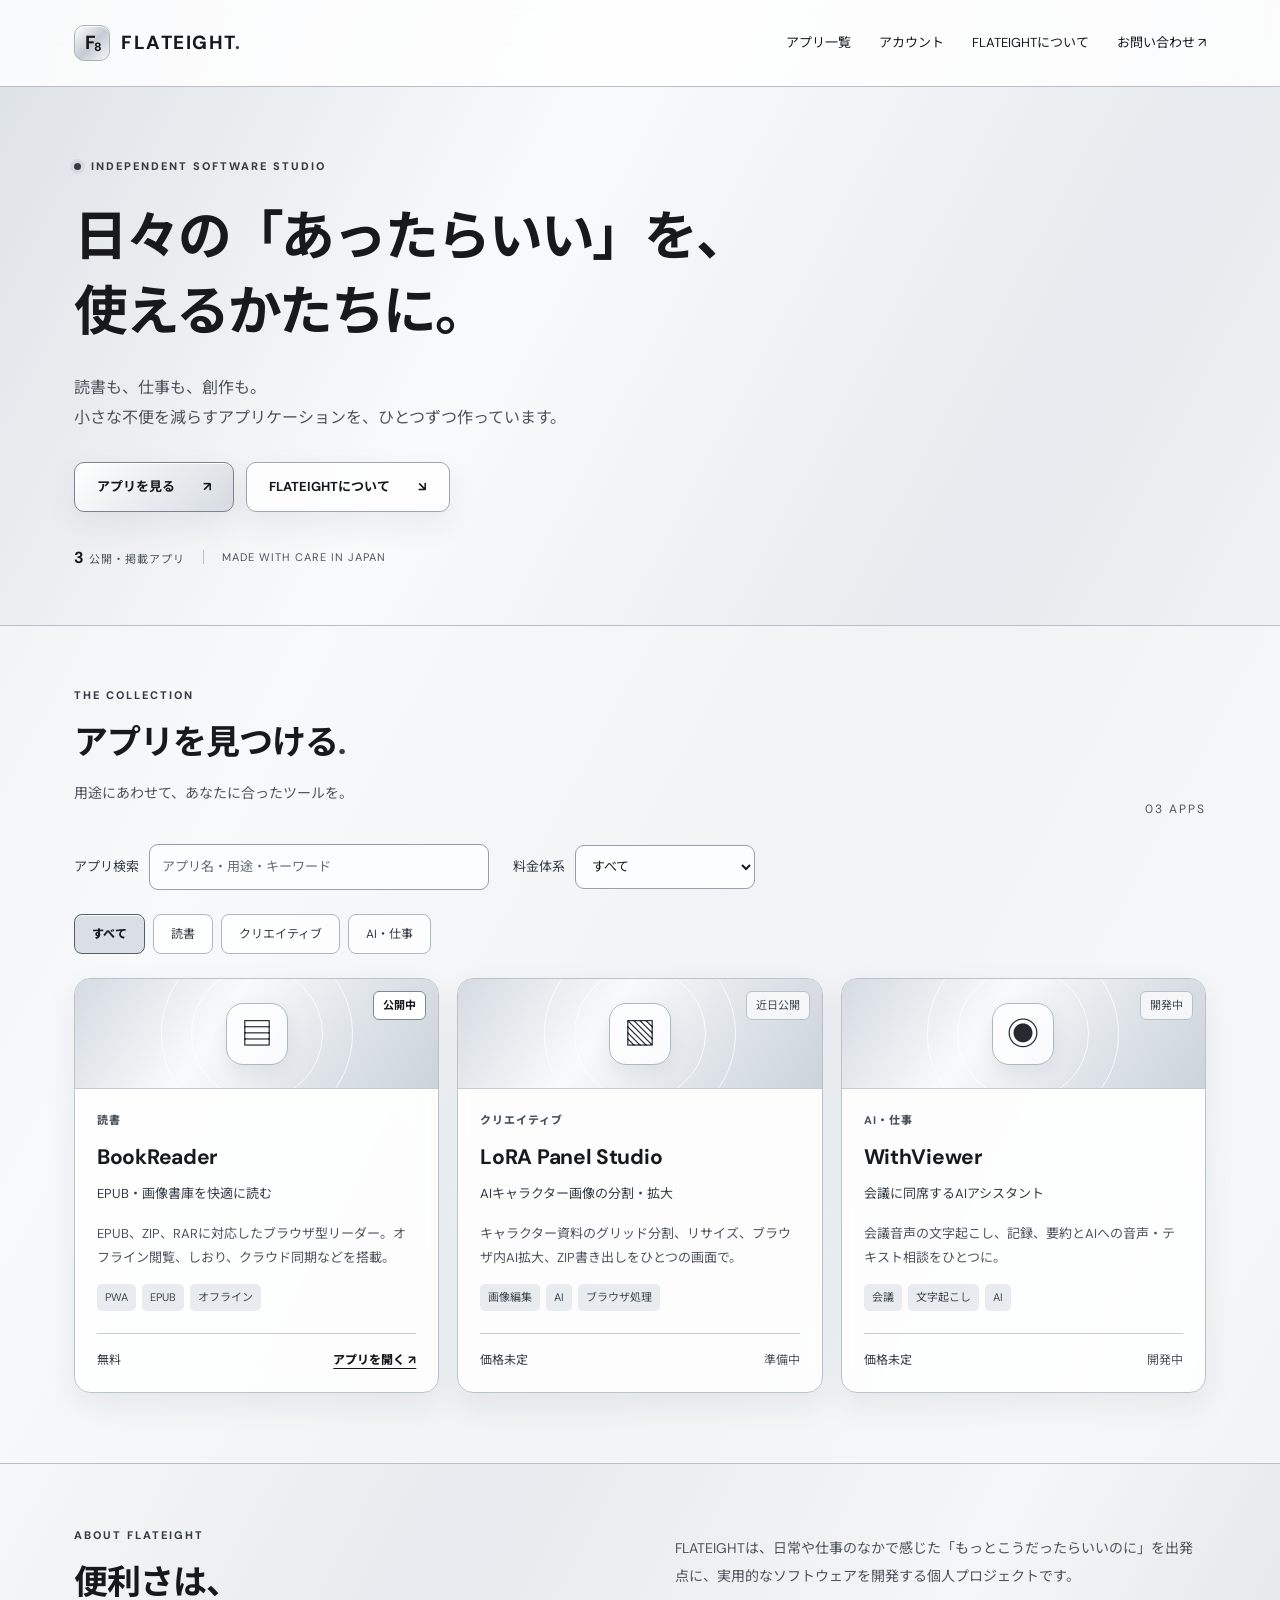
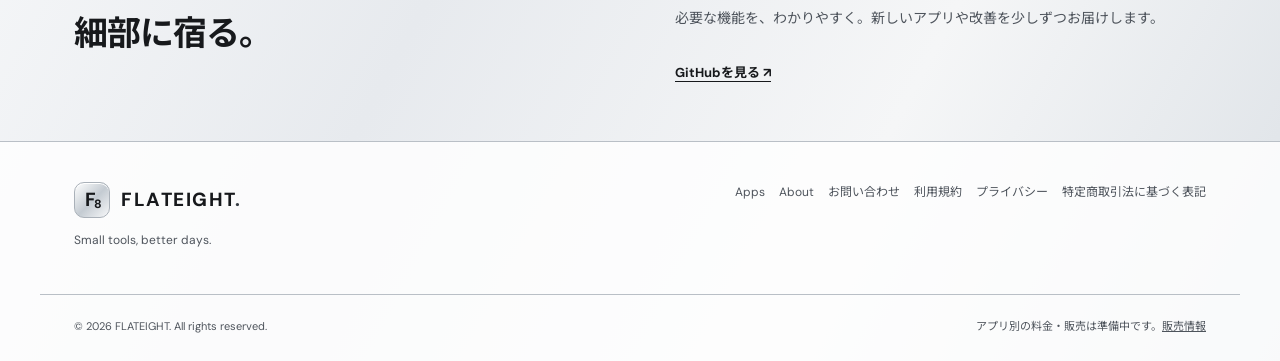
<file: public/index.html>
<!doctype html>
<html lang="ja"><head><meta charset="utf-8"><meta name="viewport" content="width=device-width, initial-scale=1"><meta name="theme-color" content="#e9ecef"><meta name="description" content="FLATEIGHTのアプリとツール。読書、AI、クリエイティブ、仕事を少し便利に。"><title>FLATEIGHT — Small tools, better days.</title><link rel="stylesheet" href="./style.css"><script src="./app.js" defer></script><link rel="stylesheet" href="./market.css"></head>
<body><div class="ambient ambient-a"></div><div class="ambient ambient-b"></div>
<header class="site-header"><div class="container header-inner"><a class="brand" href="./" aria-label="FLATEIGHT ホーム"><span class="brand-mark">F<span>8</span></span><span>FLATEIGHT<span class="brand-dot">.</span></span></a><nav aria-label="メインナビ"><a href="#apps">アプリ一覧</a><a href="./account.html">アカウント</a><a href="#about">FLATEIGHTについて</a><a href="mailto:support@flateight.jp" id="contact-link">お問い合わせ ↗</a></nav></div></header>
<main><section class="hero container"><div class="hero-copy"><span class="eyebrow"><span class="status-pulse"></span> INDEPENDENT SOFTWARE STUDIO</span><h1>日々の「あったらいい」を、<br><span class="gradient-text">使えるかたちに。</span></h1><p>読書も、仕事も、創作も。<br>小さな不便を減らすアプリケーションを、ひとつずつ作っています。</p><div class="hero-actions"><a class="btn btn-primary" href="#apps">アプリを見る <span>↗</span></a><a class="btn btn-ghost" href="#about">FLATEIGHTについて <span>↘</span></a></div><div class="hero-meta"><span><strong id="visible-count">—</strong> 公開・掲載アプリ</span><i></i><span>MADE WITH CARE IN JAPAN</span></div></div><div class="hero-art" aria-hidden="true"><div class="art-frame"><div class="art-grid"></div><div class="orbit orbit-1"></div><div class="orbit orbit-2"></div><div class="art-center">F<span>8</span></div><div class="floating-card card-a"><span class="mini-icon">✦</span><span>CREATE<br><b>Something new</b></span></div><div class="floating-card card-b"><span class="mini-icon">▤</span><span>EXPLORE<br><b>Useful tools</b></span></div><div class="spark s1">✦</div><div class="spark s2">✧</div></div></div></section>
<section class="apps-section" id="apps"><div class="container"><div class="section-head"><div><span class="section-kicker">THE COLLECTION</span><h2>アプリを見つける<span class="accent">.</span></h2><p>用途にあわせて、あなたに合ったツールを。</p></div><span class="section-counter" id="app-total">— APPS</span></div><div class="catalog-controls"><label class="catalog-search-label" for="app-search">アプリ検索 <input id="app-search" type="search" placeholder="アプリ名・用途・キーワード" autocomplete="off"></label><label class="catalog-search-label" for="billing-filter">料金体系 <select id="billing-filter"><option value="all">すべて</option><option value="free">無料</option><option value="one_time">買い切り</option><option value="subscription">サブスク</option><option value="undecided">価格未定</option></select></label></div><div class="filters" id="filters" role="group" aria-label="カテゴリで絞り込む"><button class="filter active" type="button" data-category="すべて" aria-pressed="true">すべて</button></div><div class="app-grid" id="app-grid" aria-live="polite"><p class="loading">アプリを読み込んでいます…</p></div><p class="empty" id="empty" hidden>該当するアプリはありません。</p></div></section>
<section class="about-section" id="about"><div class="container about-layout"><div><span class="section-kicker">ABOUT FLATEIGHT</span><h2>便利さは、<br><span class="gradient-text">細部に宿る。</span></h2></div><div class="about-content"><p>FLATEIGHTは、日常や仕事のなかで感じた「もっとこうだったらいいのに」を出発点に、実用的なソフトウェアを開発する個人プロジェクトです。</p><p>必要な機能を、わかりやすく。新しいアプリや改善を少しずつお届けします。</p><a href="https://github.com/takahiyo" target="_blank" rel="noopener noreferrer" class="text-link">GitHubを見る <span>↗</span></a></div></div></section></main>
<footer class="footer"><div class="container footer-top"><div><a class="brand" href="./"><span class="brand-mark">F<span>8</span></span><span>FLATEIGHT<span class="brand-dot">.</span></span></a><p>Small tools, better days.</p></div><div class="footer-nav"><a href="#apps">Apps</a><a href="#about">About</a><a href="mailto:support@flateight.jp">お問い合わせ</a><a href="./terms.html">利用規約</a><a href="./privacy.html">プライバシー</a><a href="./commerce.html">特定商取引法に基づく表記</a></div></div><div class="container footer-bottom"><span>© <span id="year"></span> FLATEIGHT. All rights reserved.</span><span class="legal-note">アプリ別の料金・販売は準備中です。<a href="./commerce.html">販売情報</a></span></div></footer>
</body></html>
</file>
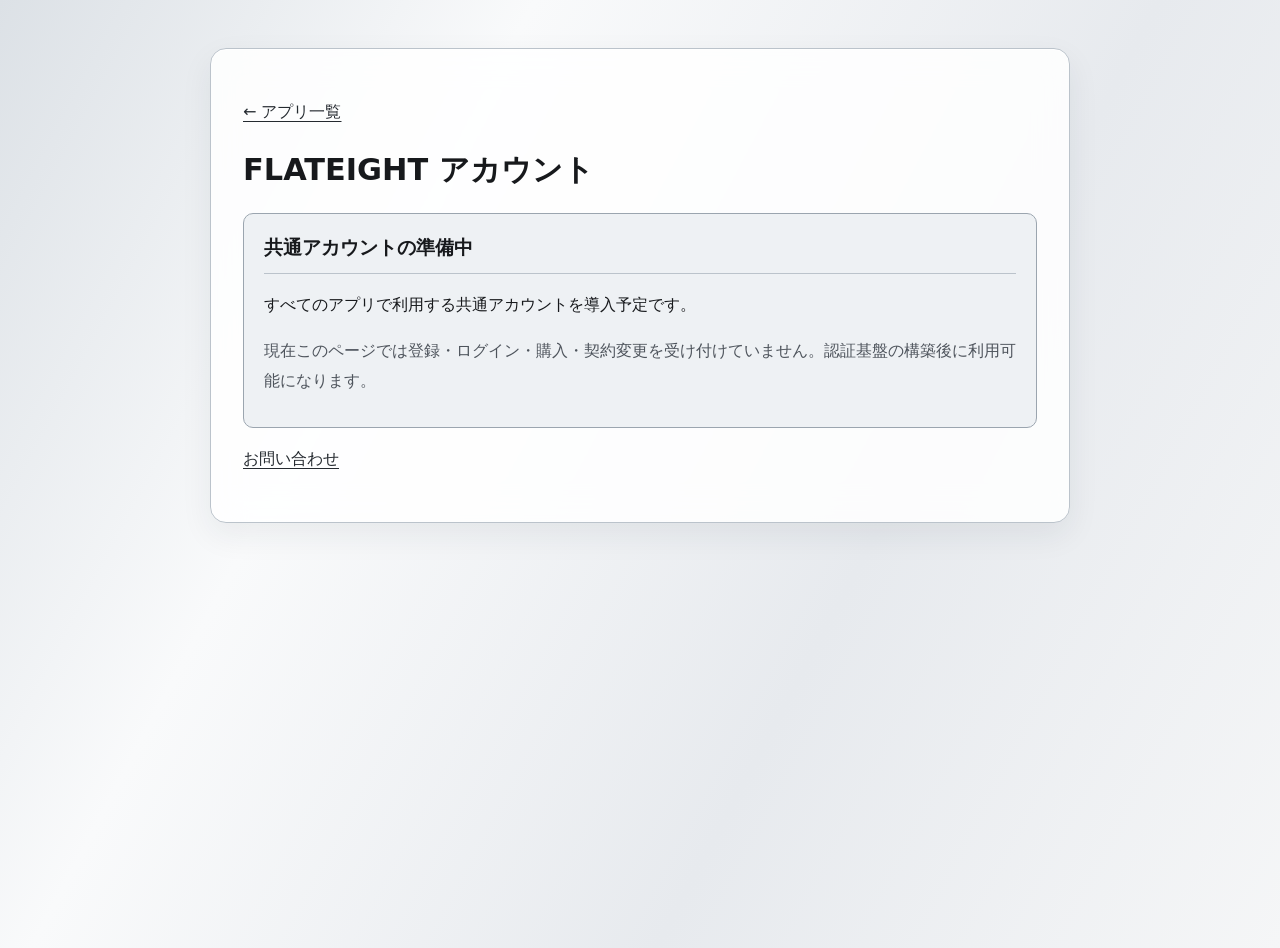
<file: public/account.html>
<!doctype html><html lang="ja"><head><meta charset="utf-8"><meta name="viewport" content="width=device-width,initial-scale=1"><meta name="robots" content="noindex"><title>共通アカウント | FLATEIGHT</title><link rel="stylesheet" href="./document.css"></head><body><main><p><a href="./">← アプリ一覧</a></p><h1>FLATEIGHT アカウント</h1><div class="box"><h2>共通アカウントの準備中</h2><p>すべてのアプリで利用する共通アカウントを導入予定です。</p><p class="muted">現在このページでは登録・ログイン・購入・契約変更を受け付けていません。認証基盤の構築後に利用可能になります。</p></div><p><a href="mailto:support@flateight.jp">お問い合わせ</a></p></main></body></html>
</file>
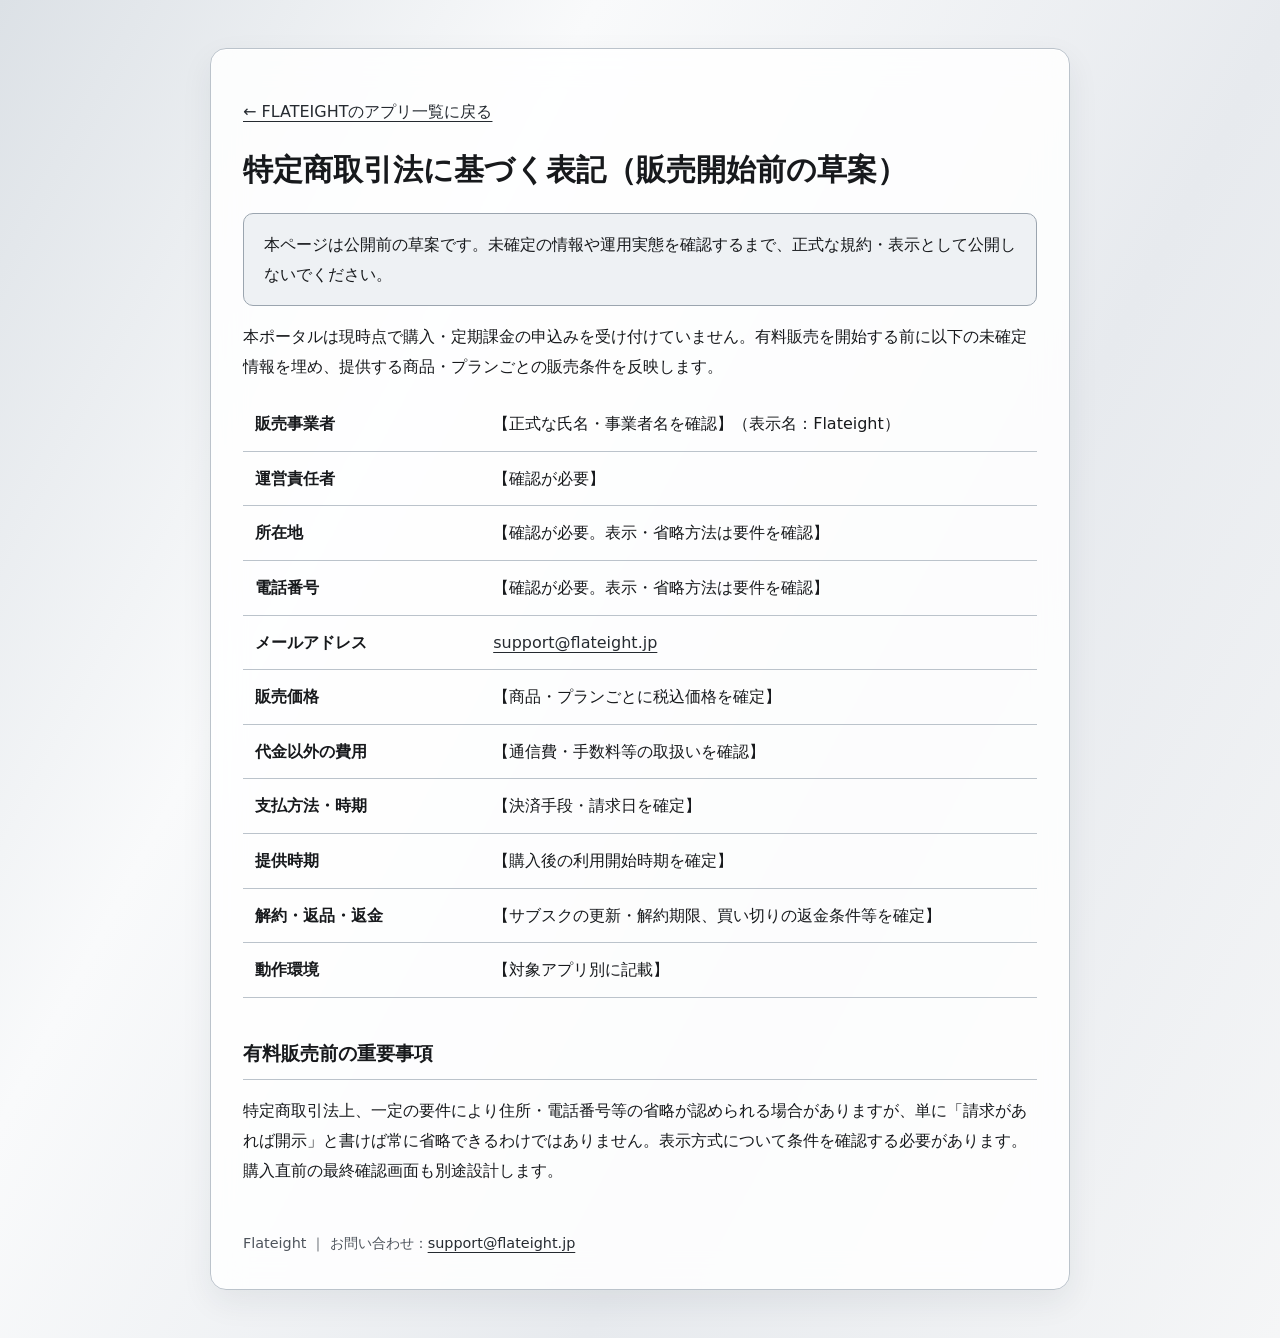
<file: public/commerce.html>
<!doctype html><html lang="ja"><head><meta charset="utf-8"><meta name="viewport" content="width=device-width,initial-scale=1"><meta name="robots" content="noindex,nofollow"><title>特定商取引法に基づく表記（販売開始前の草案） | FLATEIGHT</title><link rel="stylesheet" href="./document.css"></head><body><main><p><a href="./">← FLATEIGHTのアプリ一覧に戻る</a></p><h1>特定商取引法に基づく表記（販売開始前の草案）</h1><p class="notice">本ページは公開前の草案です。未確定の情報や運用実態を確認するまで、正式な規約・表示として公開しないでください。</p><p>本ポータルは現時点で購入・定期課金の申込みを受け付けていません。有料販売を開始する前に以下の未確定情報を埋め、提供する商品・プランごとの販売条件を反映します。</p>
<table class="data"><tr><th>販売事業者</th><td>【正式な氏名・事業者名を確認】（表示名：Flateight）</td></tr>
<tr><th>運営責任者</th><td>【確認が必要】</td></tr>
<tr><th>所在地</th><td>【確認が必要。表示・省略方法は要件を確認】</td></tr>
<tr><th>電話番号</th><td>【確認が必要。表示・省略方法は要件を確認】</td></tr>
<tr><th>メールアドレス</th><td><a href="mailto:support@flateight.jp">support@flateight.jp</a></td></tr>
<tr><th>販売価格</th><td>【商品・プランごとに税込価格を確定】</td></tr>
<tr><th>代金以外の費用</th><td>【通信費・手数料等の取扱いを確認】</td></tr>
<tr><th>支払方法・時期</th><td>【決済手段・請求日を確定】</td></tr>
<tr><th>提供時期</th><td>【購入後の利用開始時期を確定】</td></tr>
<tr><th>解約・返品・返金</th><td>【サブスクの更新・解約期限、買い切りの返金条件等を確定】</td></tr>
<tr><th>動作環境</th><td>【対象アプリ別に記載】</td></tr></table>
<h2>有料販売前の重要事項</h2><p>特定商取引法上、一定の要件により住所・電話番号等の省略が認められる場合がありますが、単に「請求があれば開示」と書けば常に省略できるわけではありません。表示方式について条件を確認する必要があります。購入直前の最終確認画面も別途設計します。</p><footer>Flateight ｜ お問い合わせ：<a href="mailto:support@flateight.jp">support@flateight.jp</a></footer></main></body></html>
</file>
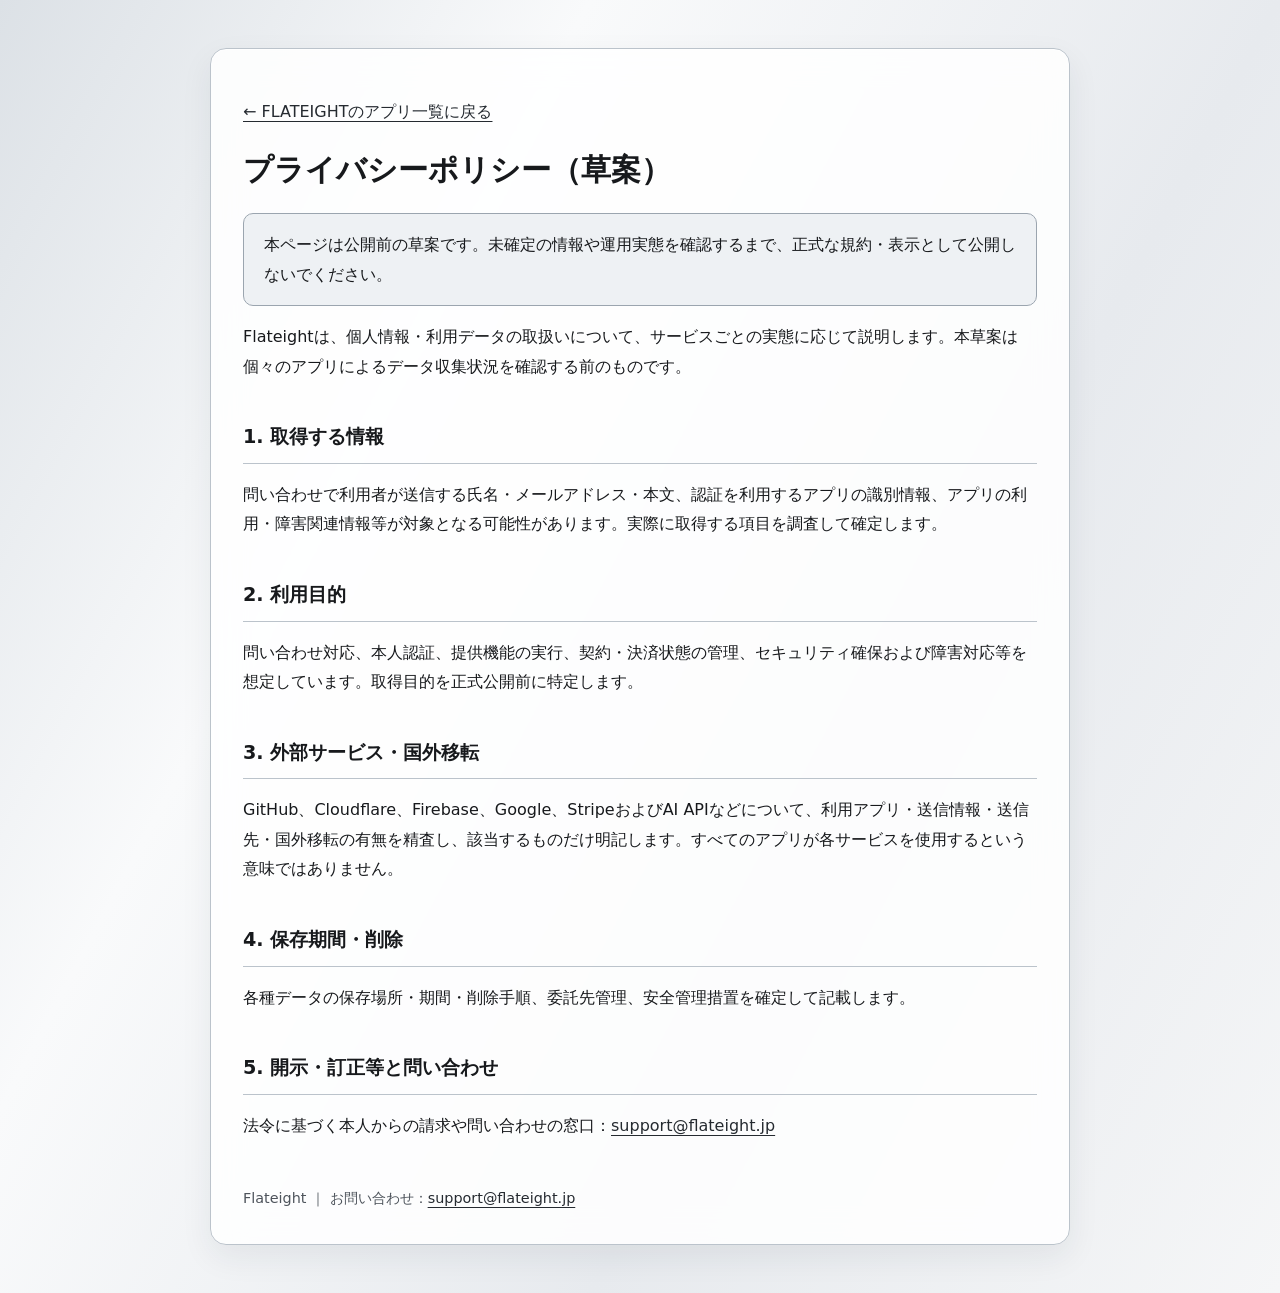
<file: public/privacy.html>
<!doctype html><html lang="ja"><head><meta charset="utf-8"><meta name="viewport" content="width=device-width,initial-scale=1"><meta name="robots" content="noindex,nofollow"><title>プライバシーポリシー（草案） | FLATEIGHT</title><link rel="stylesheet" href="./document.css"></head><body><main><p><a href="./">← FLATEIGHTのアプリ一覧に戻る</a></p><h1>プライバシーポリシー（草案）</h1><p class="notice">本ページは公開前の草案です。未確定の情報や運用実態を確認するまで、正式な規約・表示として公開しないでください。</p><p>Flateightは、個人情報・利用データの取扱いについて、サービスごとの実態に応じて説明します。本草案は個々のアプリによるデータ収集状況を確認する前のものです。</p>
<h2>1. 取得する情報</h2><p>問い合わせで利用者が送信する氏名・メールアドレス・本文、認証を利用するアプリの識別情報、アプリの利用・障害関連情報等が対象となる可能性があります。実際に取得する項目を調査して確定します。</p>
<h2>2. 利用目的</h2><p>問い合わせ対応、本人認証、提供機能の実行、契約・決済状態の管理、セキュリティ確保および障害対応等を想定しています。取得目的を正式公開前に特定します。</p>
<h2>3. 外部サービス・国外移転</h2><p>GitHub、Cloudflare、Firebase、Google、StripeおよびAI APIなどについて、利用アプリ・送信情報・送信先・国外移転の有無を精査し、該当するものだけ明記します。すべてのアプリが各サービスを使用するという意味ではありません。</p>
<h2>4. 保存期間・削除</h2><p>各種データの保存場所・期間・削除手順、委託先管理、安全管理措置を確定して記載します。</p>
<h2>5. 開示・訂正等と問い合わせ</h2><p>法令に基づく本人からの請求や問い合わせの窓口：<a href="mailto:support@flateight.jp">support@flateight.jp</a></p><footer>Flateight ｜ お問い合わせ：<a href="mailto:support@flateight.jp">support@flateight.jp</a></footer></main></body></html>
</file>
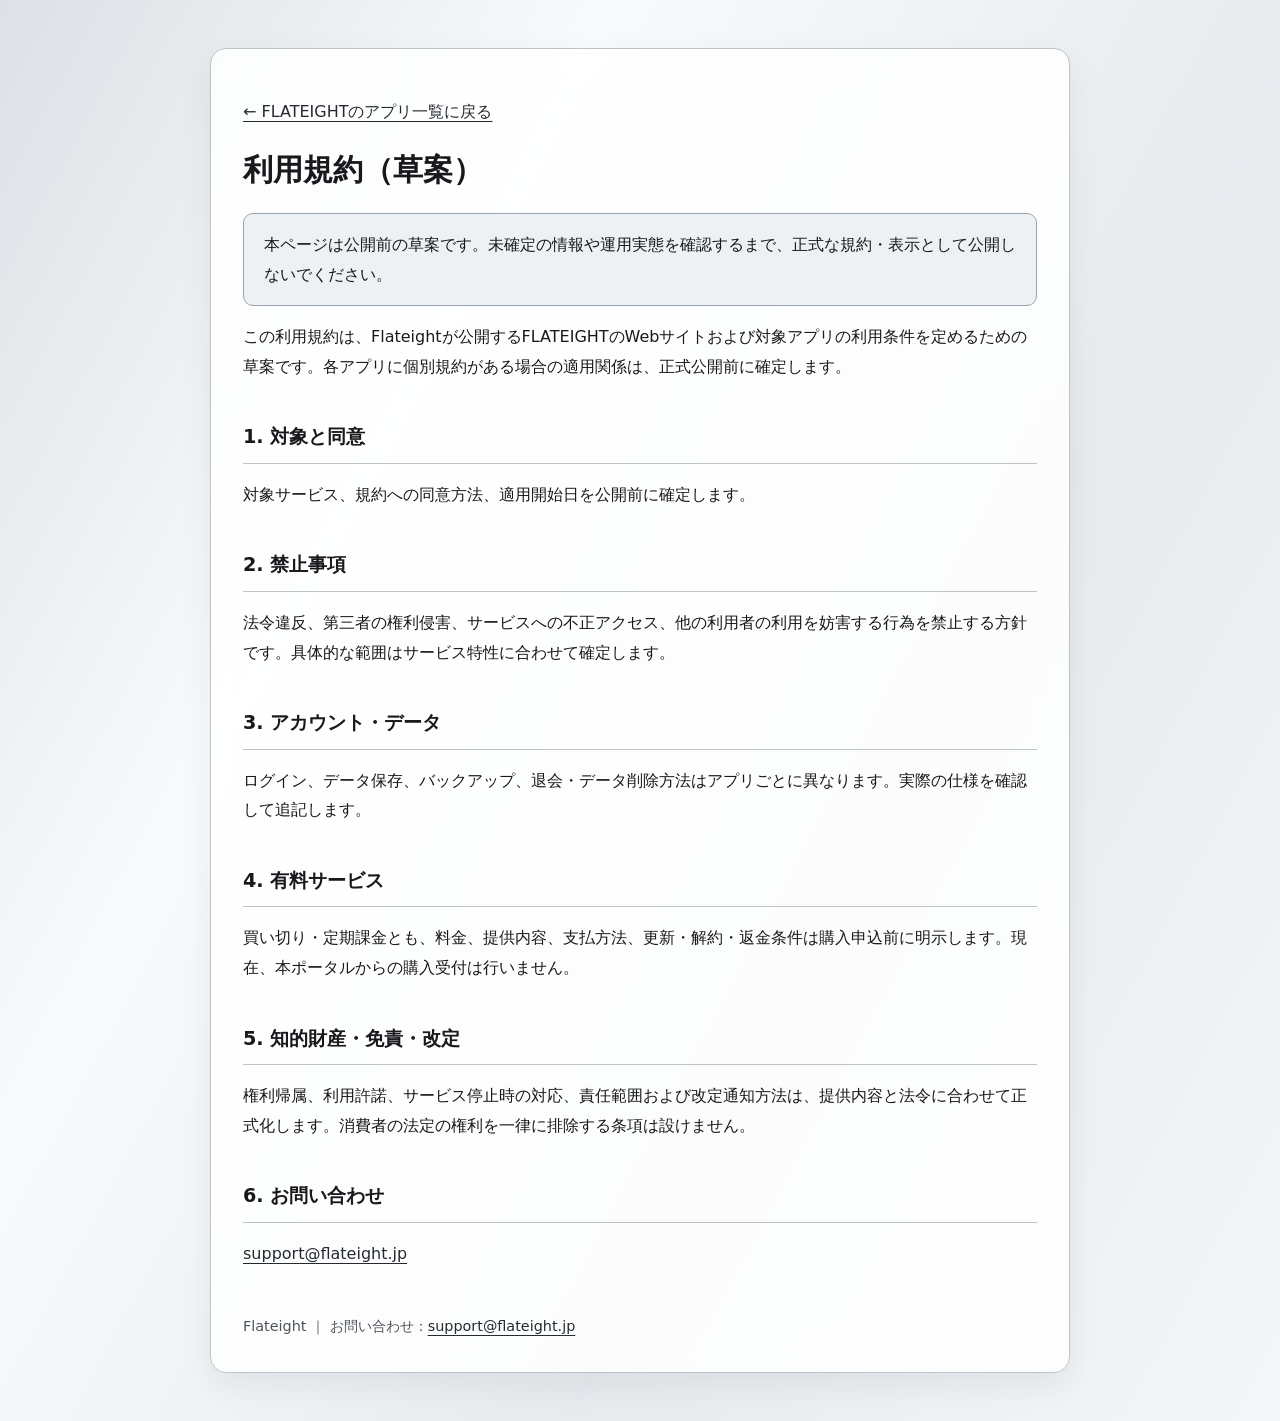
<file: public/terms.html>
<!doctype html><html lang="ja"><head><meta charset="utf-8"><meta name="viewport" content="width=device-width,initial-scale=1"><meta name="robots" content="noindex,nofollow"><title>利用規約（草案） | FLATEIGHT</title><link rel="stylesheet" href="./document.css"></head><body><main><p><a href="./">← FLATEIGHTのアプリ一覧に戻る</a></p><h1>利用規約（草案）</h1><p class="notice">本ページは公開前の草案です。未確定の情報や運用実態を確認するまで、正式な規約・表示として公開しないでください。</p><p>この利用規約は、Flateightが公開するFLATEIGHTのWebサイトおよび対象アプリの利用条件を定めるための草案です。各アプリに個別規約がある場合の適用関係は、正式公開前に確定します。</p>
<h2>1. 対象と同意</h2><p>対象サービス、規約への同意方法、適用開始日を公開前に確定します。</p>
<h2>2. 禁止事項</h2><p>法令違反、第三者の権利侵害、サービスへの不正アクセス、他の利用者の利用を妨害する行為を禁止する方針です。具体的な範囲はサービス特性に合わせて確定します。</p>
<h2>3. アカウント・データ</h2><p>ログイン、データ保存、バックアップ、退会・データ削除方法はアプリごとに異なります。実際の仕様を確認して追記します。</p>
<h2>4. 有料サービス</h2><p>買い切り・定期課金とも、料金、提供内容、支払方法、更新・解約・返金条件は購入申込前に明示します。現在、本ポータルからの購入受付は行いません。</p>
<h2>5. 知的財産・免責・改定</h2><p>権利帰属、利用許諾、サービス停止時の対応、責任範囲および改定通知方法は、提供内容と法令に合わせて正式化します。消費者の法定の権利を一律に排除する条項は設けません。</p>
<h2>6. お問い合わせ</h2><p><a href="mailto:support@flateight.jp">support@flateight.jp</a></p><footer>Flateight ｜ お問い合わせ：<a href="mailto:support@flateight.jp">support@flateight.jp</a></footer></main></body></html>
</file>
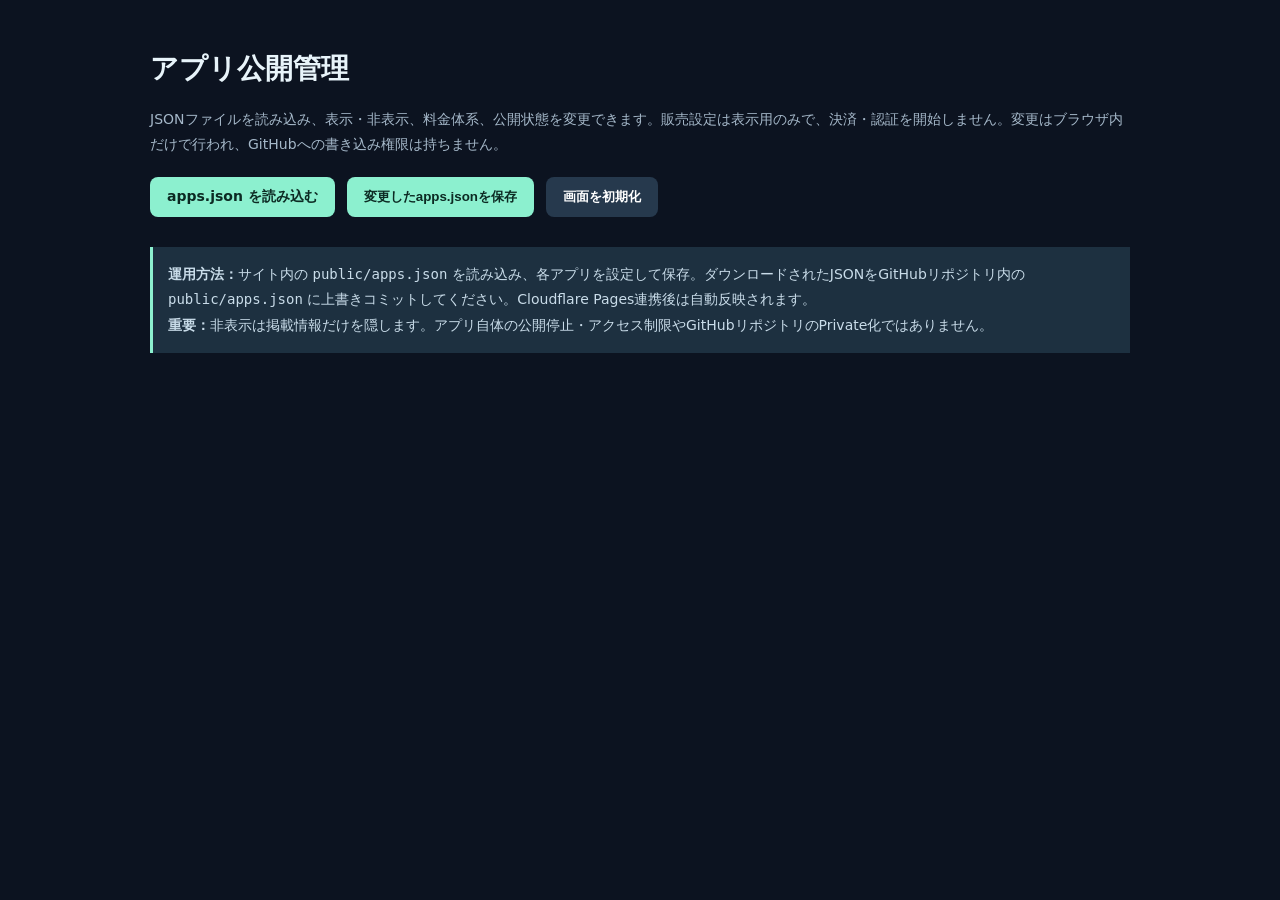
<file: tools/editor.html>
<!doctype html><html lang="ja"><head><meta charset="utf-8"><meta name="viewport" content="width=device-width,initial-scale=1"><title>FLATEIGHT — アプリ公開管理</title><style>body{margin:0;background:#0c1320;color:#e8f4fa;font:14px system-ui,'Yu Gothic',sans-serif}main{max-width:980px;margin:50px auto;padding:0 24px}h1{font-size:28px}p{color:#a5b8c9;line-height:1.8}button,.file{background:#8cf0cf;color:#0c2a23;border:0;padding:11px 17px;border-radius:8px;font-weight:bold;cursor:pointer;display:inline-block}button.secondary{background:#26394d;color:#fff}input[type=file]{position:absolute;opacity:0;width:1px;height:1px}.toolbar{display:flex;flex-wrap:wrap;gap:12px;margin:20px 0 30px}.item{border:1px solid #33465a;background:#172434;border-radius:12px;padding:18px;margin:12px 0;display:grid;grid-template-columns:1fr auto;align-items:center;gap:16px}.item h2{font-size:17px;margin:0}.item small{color:#a5b8c9}.controls{display:flex;align-items:center;gap:18px;flex-wrap:wrap}.controls label{display:flex;align-items:center;gap:7px}input[type=checkbox]{accent-color:#8cf0cf;width:19px;height:19px}select,input[type=url]{background:#0d1929;color:white;border:1px solid #405366;border-radius:6px;padding:9px;font:inherit}.details{margin-top:11px}input[type=url]{width:min(100%,420px);box-sizing:border-box}.note{background:#1d3040;border-left:3px solid #8cf0cf;padding:15px;line-height:1.8;color:#c9dce9}#msg{min-height:20px;color:#8cf0cf}@media(max-width:700px){.item{grid-template-columns:1fr}.controls{gap:12px}}</style></head><body><main><h1>アプリ公開管理</h1><p>JSONファイルを読み込み、表示・非表示、料金体系、公開状態を変更できます。販売設定は表示用のみで、決済・認証を開始しません。変更はブラウザ内だけで行われ、GitHubへの書き込み権限は持ちません。</p><div class="toolbar"><label class="file">apps.json を読み込む<input id="file" type="file" accept=".json,application/json"></label><button id="download" disabled>変更したapps.jsonを保存</button><button id="reset" class="secondary">画面を初期化</button></div><div class="note"><strong>運用方法：</strong>サイト内の <code>public/apps.json</code> を読み込み、各アプリを設定して保存。ダウンロードされたJSONをGitHubリポジトリ内の <code>public/apps.json</code> に上書きコミットしてください。Cloudflare Pages連携後は自動反映されます。<br><strong>重要：</strong>非表示は掲載情報だけを隠します。アプリ自体の公開停止・アクセス制限やGitHubリポジトリのPrivate化ではありません。</div><p id="msg" role="status"></p><div id="list"></div></main><script>
'use strict';let data=null;const $=s=>document.querySelector(s);const list=$('#list');function make(tag,text){const e=document.createElement(tag);if(text!==undefined)e.textContent=text;return e}function render(){list.replaceChildren();if(!data)return;data.apps.forEach((app,i)=>{const item=make('section');item.className='item';const left=make('div');left.append(make('h2',app.name),make('small',app.id+' · '+(app.category||'')));const details=make('div');details.className='details';const url=make('input');url.type='url';url.placeholder='公開URL（公開する場合のみ）';url.value=app.url||'';url.setAttribute('aria-label',app.name+' の公開URL');url.addEventListener('input',()=>app.url=url.value.trim());details.append(url);const sale=app.sale||(app.sale={model:'undecided',enabled:false,trialAvailable:false,trialDays:null,priceJPY:null,interval:null,stripePriceId:null});const row=make('div');row.className='controls';row.style.marginTop='12px';const sm=make('select');[['free','無料'],['one_time','買い切り'],['subscription','サブスク'],['undecided','未定']].forEach(([v,t])=>{let o=make('option',t);o.value=v;sm.append(o)});sm.value=sale.model||'undecided';sm.addEventListener('change',()=>sale.model=sm.value);const smLabel=make('label','料金体系');smLabel.append(sm);const price=make('input');price.type='number';price.min='0';price.step='1';price.placeholder='税込価格（円・未定なら空欄）';price.value=sale.priceJPY??'';price.addEventListener('input',()=>sale.priceJPY=price.value===''?null:Number(price.value));price.style.width='220px';const pl=make('label','価格');pl.append(price);const trial=make('label');const trialCheck=make('input');trialCheck.type='checkbox';trialCheck.checked=sale.trialAvailable===true;trialCheck.addEventListener('change',()=>sale.trialAvailable=trialCheck.checked);trial.append(trialCheck,make('span','無料体験あり'));const enabled=make('label');const ec=make('input');ec.type='checkbox';ec.checked=sale.enabled===true;ec.addEventListener('change',()=>sale.enabled=ec.checked);enabled.append(ec,make('span','販売設定済み（掲載表示のみ）'));row.append(smLabel,pl,trial,enabled);details.append(row);left.append(details);const c=make('div');c.className='controls';const label=make('label');const check=make('input');check.type='checkbox';check.checked=app.visible===true;check.addEventListener('change',()=>app.visible=check.checked);label.append(check,make('span','サイトに表示'));const select=make('select');[['available','公開中'],['coming','近日公開'],['development','開発中']].forEach(([v,t])=>{const o=make('option',t);o.value=v;select.append(o)});select.value=app.status||'development';select.addEventListener('change',()=>app.status=select.value);const featured=make('label');const f=make('input');f.type='checkbox';f.checked=app.featured===true;f.addEventListener('change',()=>app.featured=f.checked);featured.append(f,make('span','注目'));c.append(label,select,featured);item.append(left,c);list.append(item)})}
$('#file').addEventListener('change',async e=>{const file=e.target.files[0];if(!file)return;try{const parsed=JSON.parse(await file.text());if(!Array.isArray(parsed.apps)||!parsed.apps.every(a=>a&&typeof a.id==='string'&&typeof a.name==='string'))throw Error('apps配列の形式が正しくありません');data=parsed;$('#download').disabled=false;$('#msg').textContent=`${data.apps.length} 件のアプリを読み込みました。`;render()}catch(err){data=null;$('#download').disabled=true;list.replaceChildren();$('#msg').textContent='読み込みに失敗しました: '+err.message}});
$('#download').addEventListener('click',()=>{if(!data)return;const text=JSON.stringify(data,null,2)+'\n';const blob=new Blob([text],{type:'application/json'});const url=URL.createObjectURL(blob);const a=make('a');a.href=url;a.download='apps.json';a.click();setTimeout(()=>URL.revokeObjectURL(url),1000);$('#msg').textContent='apps.jsonを保存しました。GitHubへコミットすると反映できます。'});
$('#reset').addEventListener('click',()=>{data=null;$('#file').value='';$('#download').disabled=true;list.replaceChildren();$('#msg').textContent='初期化しました。'});
</script></body></html>
</file>
<file: public/style.css>
@import url('https://fonts.googleapis.com/css2?family=DM+Sans:wght@400;500;600;700;800&family=Noto+Sans+JP:wght@400;500;600;700;800&display=swap');

:root {
  color-scheme: light;
  --bg: #e9ecef;
  --ink: #17191c;
  --muted: #4e545c;
  --line: #b9bfc6;
  --surface: #f8f9fa;
  --glass: rgba(255, 255, 255, .82);
  --shadow: 0 12px 32px rgba(35, 42, 50, .07), inset 0 1px 0 #fff;
}
* { box-sizing: border-box; }
html { scroll-behavior: smooth; }
body {
  margin: 0;
  min-width: 320px;
  min-height: 100vh;
  color: var(--ink);
  background: linear-gradient(118deg, #dce1e6 0%, #f9fafb 28%, #e7eaee 55%, #f5f6f7 78%, #dce1e6 100%);
  font-family: 'DM Sans', 'Noto Sans JP', sans-serif;
  -webkit-font-smoothing: antialiased;
  line-height: 1.7;
}
a { color: inherit; text-decoration: none; }
a:hover { text-decoration: underline; text-underline-offset: 4px; }
button, input, select { font: inherit; }
a:focus-visible, button:focus-visible, input:focus-visible, select:focus-visible { outline: 3px solid #343b44; outline-offset: 4px; }
.container { max-width: 1200px; margin: 0 auto; padding: 0 34px; }
.ambient, .hero-art { display: none; }
.site-header { border-bottom: 1px solid var(--line); background: var(--glass); backdrop-filter: blur(18px); }
.header-inner { min-height: 86px; display: flex; align-items: center; justify-content: space-between; gap: 24px; }
.brand { font-size: 19px; font-weight: 800; letter-spacing: 1.5px; display: inline-flex; align-items: center; gap: 11px; }
.brand-mark { display: flex; align-items: center; justify-content: center; width: 36px; height: 36px; border: 1px solid #aab1b9; border-radius: 10px; letter-spacing: -2px; background: linear-gradient(135deg, #fff, #c4cbd2 52%, #f7f8f9); box-shadow: inset 0 1px 0 #fff; }
.brand-mark span { font-size: 12px; margin-top: 8px; }
.brand-dot, .accent, .eyebrow, .section-kicker { color: #363c43; }
nav { display: flex; flex-wrap: wrap; gap: 28px; font-size: 13px; }
.hero { padding-top: 64px; padding-bottom: 54px; }
.hero-copy { max-width: 900px; }
.eyebrow, .section-kicker { font-size: 11px; letter-spacing: 2px; font-weight: 800; }
.eyebrow { display: inline-flex; align-items: center; gap: 10px; }
.status-pulse { width: 7px; height: 7px; background: #343b44; border-radius: 50%; box-shadow: 0 0 0 4px #343b4412; }
.hero h1 { font-size: clamp(2rem, 4.2vw, 3.5rem); line-height: 1.4; letter-spacing: -.04em; margin: 22px 0; }
.gradient-text { color: var(--ink); }
.hero-copy > p { color: var(--muted); font-size: 16px; line-height: 1.9; }
.hero-actions { display: flex; flex-wrap: wrap; gap: 12px; margin-top: 28px; }
.btn { display: inline-flex; align-items: center; justify-content: space-between; gap: 28px; padding: 13px 22px; border: 1px solid #9da5ae; border-radius: 10px; font-size: 13px; font-weight: 700; background: var(--glass); box-shadow: var(--shadow); }
.btn-primary { background: linear-gradient(135deg, #fff, #d6dce2); border-color: #7c858f; }
.btn:hover { background: #fff; }
.hero-meta { margin-top: 32px; display: flex; flex-wrap: wrap; align-items: center; gap: 18px; color: var(--muted); font-size: 11px; letter-spacing: 1px; }
.hero-meta strong { color: var(--ink); font-size: 16px; }
.hero-meta i { height: 14px; border-left: 1px solid var(--line); }
.apps-section { padding: 54px 0 70px; border-block: 1px solid var(--line); background: rgba(247, 249, 251, .62); }
.section-head { display: flex; justify-content: space-between; align-items: end; gap: 20px; }
.section-head h2, .about-layout h2 { font-size: 34px; letter-spacing: -.03em; margin: 10px 0 8px; line-height: 1.5; }
.section-head p { font-size: 14px; color: var(--muted); }
.section-counter { font-size: 12px; color: var(--muted); letter-spacing: 2px; }
.filters { display: flex; flex-wrap: wrap; gap: 8px; margin: 24px 0; }
.filter { border: 1px solid #aeb6bf; border-radius: 8px; background: var(--glass); color: #363c43; padding: 9px 17px; cursor: pointer; font-size: 12px; }
.filter:hover { background: #fff; border-color: #555f6b; }
.filter.active { background: #d9dfe5; border-color: #555f6b; color: #17191c; font-weight: 800; box-shadow: inset 0 1px 0 #fff; }
.app-grid { display: grid; grid-template-columns: repeat(3, minmax(0, 1fr)); gap: 18px; }
.app-card { display: flex; flex-direction: column; overflow: hidden; border: 1px solid #bcc3cb; border-radius: 16px; background: var(--glass); backdrop-filter: blur(16px); box-shadow: var(--shadow); transition: border-color .15s; }
.app-card:hover { border-color: #737e89; }
.app-visual { height: 110px; display: flex; align-items: center; justify-content: center; position: relative; overflow: hidden; border-bottom: 1px solid #c4cbd2; background: linear-gradient(125deg, #d4dbe2, #f9fafb 40%, #dfe4e9 70%, #cbd3dc); }
.app-visual::before, .app-visual::after { content: ''; position: absolute; width: 190px; height: 190px; border: 1px solid #ffffffc9; border-radius: 50%; }
.app-visual::after { width: 130px; height: 130px; }
.app-symbol { position: relative; z-index: 1; width: 62px; height: 62px; display: grid; place-content: center; border: 1px solid #aeb7c0; border-radius: 17px; background: rgba(255,255,255,.78); color: #252a30; box-shadow: 0 6px 18px #38445214, inset 0 1px 0 #fff; font-size: 32px; }
.status-badge { position: absolute; top: 12px; right: 12px; z-index: 2; padding: 4px 9px; border: 1px solid #b9c1c9; border-radius: 6px; background: #f4f6f8; color: #414850; font-size: 11px; }
.status-badge.is-live { color: #17191c; background: #fff; border-color: #7d8893; font-weight: 700; }
.app-content { display: flex; flex: 1; flex-direction: column; padding: 22px; }
.app-category { font-size: 11px; font-weight: 800; color: #4b535c; letter-spacing: 1px; }
.app-content h3 { margin: 10px 0 4px; font-size: 21px; letter-spacing: -.3px; overflow-wrap: anywhere; }
.app-subtitle { font-size: 13px; color: #343b43; margin: 3px 0; }
.app-description { flex: 1; font-size: 13px; line-height: 1.85; color: var(--muted); margin: 14px 0; }
.tags { display: flex; flex-wrap: wrap; gap: 6px; }
.tag { font-size: 11px; color: #414850; background: #e8ecf0; padding: 4px 8px; border-radius: 5px; }
.app-bottom { display: flex; flex-wrap: wrap; gap: 12px; justify-content: space-between; align-items: center; margin-top: 22px; padding-top: 16px; border-top: 1px solid #c4cbd2; }
.price { font-size: 12px; color: #343b43; }
.app-link { font-size: 12px; font-weight: 800; color: #17191c; margin-left: auto; text-decoration: underline; text-underline-offset: 4px; }
.soon-link { font-size: 12px; color: var(--muted); margin-left: auto; }
.loading, .empty { color: var(--muted); }
.about-section { padding: 56px 0; }
.about-layout { display: grid; grid-template-columns: 1fr 1fr; gap: 70px; }
.about-content p { font-size: 14px; line-height: 2; color: var(--muted); }
.text-link { display: inline-block; font-size: 13px; font-weight: 700; margin-top: 16px; text-decoration: underline; text-underline-offset: 4px; }
.footer { border-top: 1px solid var(--line); background: var(--glass); }
.footer-top { display: flex; justify-content: space-between; gap: 28px; padding-top: 40px; padding-bottom: 32px; }
.footer-top p, .footer-nav { font-size: 12px; color: var(--muted); }
.footer-nav { display: flex; flex-wrap: wrap; gap: 14px; align-content: start; }
.footer-bottom { display: flex; justify-content: space-between; gap: 16px; padding-top: 22px; padding-bottom: 25px; border-top: 1px solid var(--line); font-size: 11px; color: var(--muted); }
.legal-note a { text-decoration: underline; }
@media (max-width: 920px) { .app-grid { grid-template-columns: repeat(2, minmax(0, 1fr)); } .header-inner { flex-wrap: wrap; padding-top: 18px; padding-bottom: 18px; } .about-layout { gap: 32px; } }
@media (max-width: 650px) { .container { padding-left: 20px; padding-right: 20px; } .header-inner { gap: 16px; } nav { gap: 12px 18px; font-size: 12px; } .hero { padding-top: 40px; padding-bottom: 40px; } .hero h1 { font-size: 30px; } .hero-copy > p { font-size: 14px; } .hero-actions .btn { gap: 14px; padding: 12px 16px; } .app-grid { grid-template-columns: 1fr; } .apps-section { padding: 38px 0 48px; } .section-head h2 { font-size: 28px; } .section-counter { display: none; } .about-layout { grid-template-columns: 1fr; gap: 12px; } .about-layout h2 { font-size: 30px; } .footer-top, .footer-bottom { flex-direction: column; } }
@media (prefers-reduced-motion: reduce) { *, *::before, *::after { scroll-behavior: auto !important; transition: none !important; } }
</file>
<file: public/market.css>
/* カタログの検索・料金フィルター */
.catalog-controls { display: flex; flex-wrap: wrap; gap: 16px 24px; margin: 24px 0 16px; }
.catalog-search-label { display: flex; gap: 10px; align-items: center; font-size: 13px; color: #343b43; }
.catalog-controls input, .catalog-controls select { font: inherit; background: #fcfdfe; color: #17191c; border: 1px solid #959fa9; padding: 11px 12px; border-radius: 9px; max-width: 100%; min-height: 44px; }
.catalog-controls input { width: 340px; }
.catalog-controls input::placeholder { color: #626b75; opacity: 1; }
.catalog-controls select { min-width: 180px; }
.trial-label { align-self: flex-start; display: inline-block; margin-top: 10px; padding: 4px 8px; border: 1px solid #9ba5af; background: #eef1f4; color: #343b43; border-radius: 6px; font-size: 12px; }
.price { font-variant-numeric: tabular-nums; }
@media (max-width: 650px) { .catalog-controls { flex-direction: column; gap: 12px; } .catalog-search-label { flex-wrap: wrap; align-items: stretch; gap: 6px; } .catalog-controls input, .catalog-controls select { width: 100%; min-width: 0; } }
</file>
<file: public/document.css>
:root { color-scheme: light; }
* { box-sizing: border-box; }
body { margin: 0; min-height: 100vh; color: #17191c; background: linear-gradient(118deg, #dce1e6, #f9fafb 30%, #e7eaee 65%, #f5f6f7); font: 16px/1.85 system-ui, -apple-system, 'Noto Sans JP', sans-serif; }
main { max-width: 860px; margin: 48px auto; padding: 32px; background: rgba(255,255,255,.86); backdrop-filter: blur(16px); border: 1px solid #bbc3cb; border-radius: 16px; box-shadow: 0 12px 32px #232a3212, inset 0 1px 0 #fff; }
h1 { font-size: 1.9rem; line-height: 1.5; overflow-wrap: anywhere; }
h2 { margin-top: 38px; font-size: 1.2rem; border-bottom: 1px solid #bbc3cb; padding-bottom: 8px; }
a { color: #252a30; text-underline-offset: 4px; overflow-wrap: anywhere; }
a:focus-visible { outline: 3px solid #343b44; outline-offset: 4px; }
.notice, .box { padding: 16px 20px; background: #eef1f4; border: 1px solid #9ba5af; border-radius: 10px; }
.box h2 { margin-top: 0; }
.muted, footer { color: #4e545c; }
.data { width: 100%; border-collapse: collapse; }
th, td { padding: 12px; text-align: left; vertical-align: top; border-bottom: 1px solid #bbc3cb; }
th { width: 30%; }
footer { margin-top: 45px; font-size: .9rem; }
@media(max-width:600px) { main { margin: 20px 12px; padding: 22px 18px; } h1 { font-size: 1.6rem; } th, td { display: block; width: auto; } td { padding-top: 0; } }
</file>
